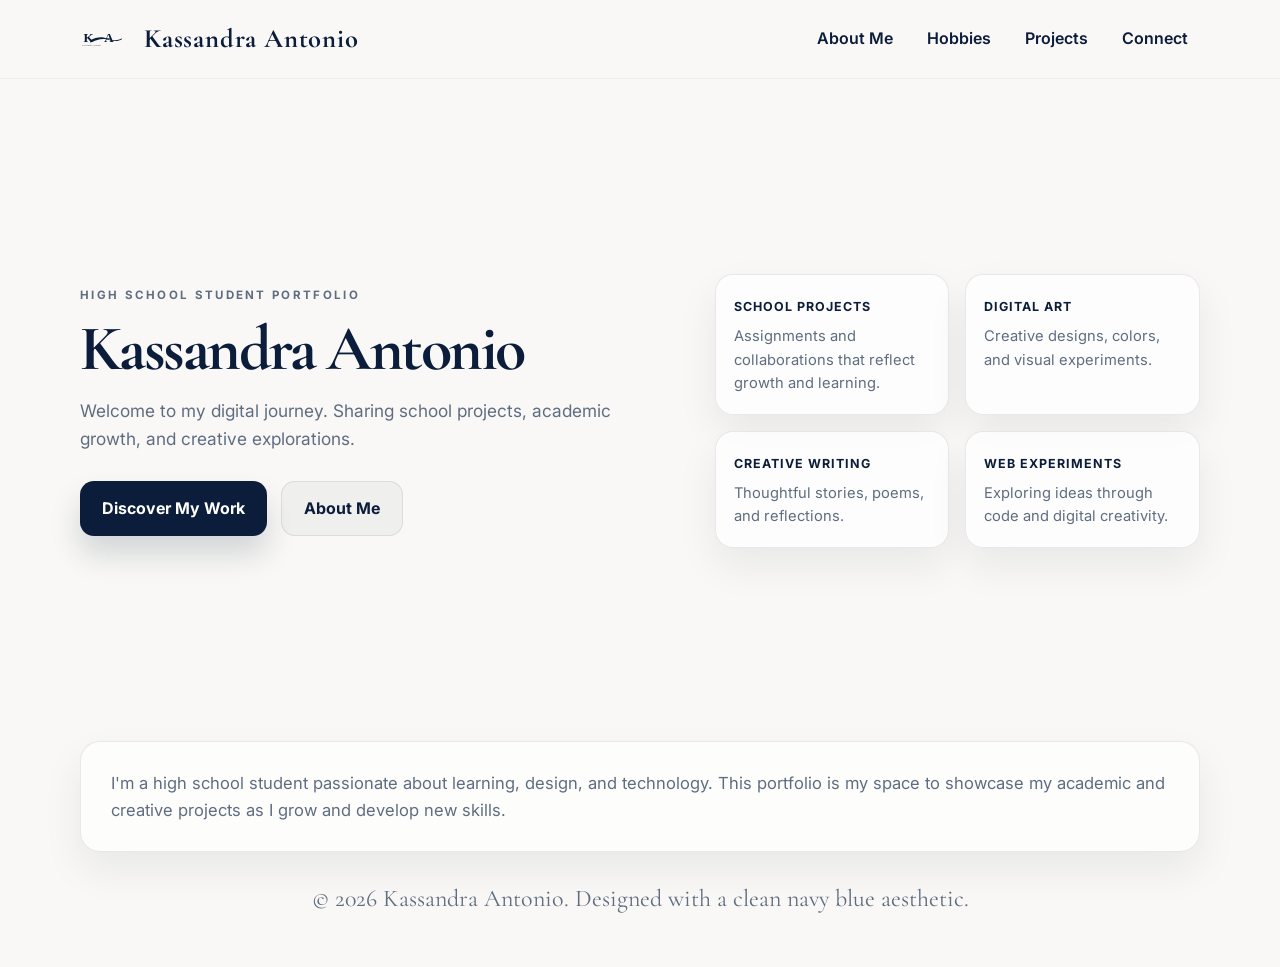
<file: index.html>
<!doctype html>
<html lang="en">
  <head>
    <meta charset="UTF-8" />
    <meta name="viewport" content="width=device-width, initial-scale=1.0" />
    <title>Kassandra Antonio | Portfolio</title>
    <meta name="description" content="Kassandra Antonio's student portfolio website." />
    <meta property="og:title" content="Kassandra Antonio | Portfolio" />
    <meta property="og:description" content="High school student portfolio showcasing schoolwork, hobbies, and creative projects." />
    <meta property="og:type" content="website" />
    <meta property="og:image" content="assets/logo.svg" />
    <meta name="twitter:card" content="summary_large_image" />
    <link rel="icon" type="image/svg+xml" href="assets/favicon.svg" />
    <link rel="preconnect" href="https://fonts.googleapis.com" />
    <link rel="preconnect" href="https://fonts.gstatic.com" crossorigin />
    <link href="https://fonts.googleapis.com/css2?family=Inter:wght@400;500;600;700;800&family=Cormorant+Garamond:wght@500;600;700&display=swap" rel="stylesheet" />
    <link rel="stylesheet" href="css/style.css" />
  </head>
  <body>
    <header class="site-header">
      <div class="container nav-wrap">
        <a class="brand" href="index.html" aria-label="Kassandra Antonio home">
          <img src="assets/logo.svg" alt="Kassandra Antonio logo" class="brand-logo" />
          <span class="brand-name">Kassandra Antonio</span>
        </a>

        <nav class="main-nav" aria-label="Main navigation">
          <a href="about.html">About Me</a>
          <a href="hobbies.html">Hobbies</a>
          <a href="projects.html">Projects</a>
          <a href="connect.html">Connect</a>
        </nav>

        <button class="nav-toggle" aria-label="Open menu" aria-expanded="false">
          <span></span>
          <span></span>
          <span></span>
        </button>
      </div>

      <div class="mobile-menu">
        <a href="about.html">About Me</a>
        <a href="hobbies.html">Hobbies</a>
        <a href="projects.html">Projects</a>
        <a href="connect.html">Connect</a>
      </div>
    </header>

    <main>
      <section class="hero container">
        <div class="hero-copy reveal">
          <p class="eyebrow">HIGH SCHOOL STUDENT PORTFOLIO</p>
          <h1>Kassandra Antonio</h1>
          <p class="lead">Welcome to my digital journey. Sharing school projects, academic growth, and creative explorations.</p>

          <div class="cta-row">
            <a class="btn btn-primary" href="projects.html">Discover My Work</a>
            <a class="btn btn-secondary" href="about.html">About Me</a>
          </div>
        </div>

        <div class="hero-cards reveal" aria-label="Portfolio preview cards">
          <article class="mini-card">
            <span class="mini-label">School Projects</span>
            <p>Assignments and collaborations that reflect growth and learning.</p>
          </article>
          <article class="mini-card">
            <span class="mini-label">Digital Art</span>
            <p>Creative designs, colors, and visual experiments.</p>
          </article>
          <article class="mini-card">
            <span class="mini-label">Creative Writing</span>
            <p>Thoughtful stories, poems, and reflections.</p>
          </article>
          <article class="mini-card">
            <span class="mini-label">Web Experiments</span>
            <p>Exploring ideas through code and digital creativity.</p>
          </article>
        </div>
      </section>

      <section class="container reveal">
        <div class="highlight-box">
          <p>
            I'm a high school student passionate about learning, design, and technology. This portfolio is my space to showcase my academic and creative projects as I grow and develop new skills.
          </p>
        </div>
      </section>
    </main>

    <footer class="site-footer">
      <div class="container">
        <p>© 2026 Kassandra Antonio. Designed with a clean navy blue aesthetic.</p>
      </div>
    </footer>

    <script src="js/script.js"></script>
  </body>
</html>
</file>
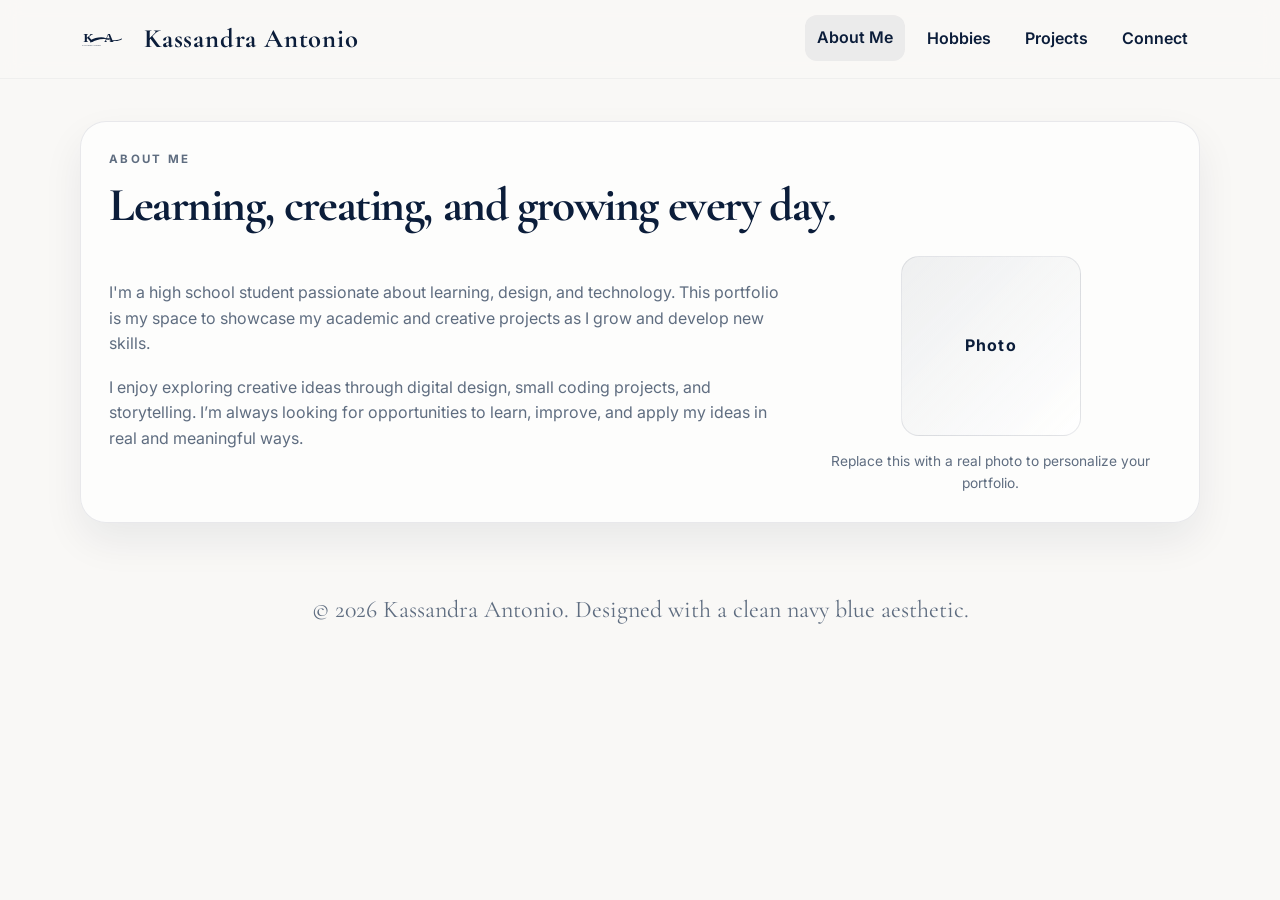
<file: about.html>
<!doctype html>
<html lang="en">
  <head>
    <meta charset="UTF-8" />
    <meta name="viewport" content="width=device-width, initial-scale=1.0" />
    <title>About Me | Kassandra Antonio</title>
    <meta name="description" content="Learn more about Kassandra Antonio and her creative journey." />
    <link rel="icon" type="image/svg+xml" href="assets/favicon.svg" />
    <link rel="preconnect" href="https://fonts.googleapis.com" />
    <link rel="preconnect" href="https://fonts.gstatic.com" crossorigin />
    <link href="https://fonts.googleapis.com/css2?family=Inter:wght@400;500;600;700;800&family=Cormorant+Garamond:wght@500;600;700&display=swap" rel="stylesheet" />
    <link rel="stylesheet" href="css/style.css" />
  </head>
  <body>
    <header class="site-header">
      <div class="container nav-wrap">
        <a class="brand" href="index.html" aria-label="Kassandra Antonio home">
          <img src="assets/logo.svg" alt="Kassandra Antonio logo" class="brand-logo" />
          <span class="brand-name">Kassandra Antonio</span>
        </a>

        <nav class="main-nav" aria-label="Main navigation">
          <a href="about.html" class="active">About Me</a>
          <a href="hobbies.html">Hobbies</a>
          <a href="projects.html">Projects</a>
          <a href="connect.html">Connect</a>
        </nav>

        <button class="nav-toggle" aria-label="Open menu" aria-expanded="false">
          <span></span>
          <span></span>
          <span></span>
        </button>
      </div>

      <div class="mobile-menu">
        <a href="about.html">About Me</a>
        <a href="hobbies.html">Hobbies</a>
        <a href="projects.html">Projects</a>
        <a href="connect.html">Connect</a>
      </div>
    </header>

    <main class="container page-shell">
      <section class="content-card reveal">
        <div class="section-header">
          <p class="eyebrow">About Me</p>
          <h2>Learning, creating, and growing every day.</h2>
        </div>

        <div class="about-grid">
          <div class="about-copy">
            <p>
              I'm a high school student passionate about learning, design, and technology. This portfolio is my space to showcase my academic and creative projects as I grow and develop new skills.
            </p>
            <p>
              I enjoy exploring creative ideas through digital design, small coding projects, and storytelling. I’m always looking for opportunities to learn, improve, and apply my ideas in real and meaningful ways.
            </p>
          </div>

          <div class="profile-box">
            <div class="portrait-placeholder">Photo</div>
            <p>Replace this with a real photo to personalize your portfolio.</p>
          </div>
        </div>
      </section>
    </main>

    <footer class="site-footer">
      <div class="container">
        <p>© 2026 Kassandra Antonio. Designed with a clean navy blue aesthetic.</p>
      </div>
    </footer>

    <script src="js/script.js"></script>
  </body>
</html>
</file>
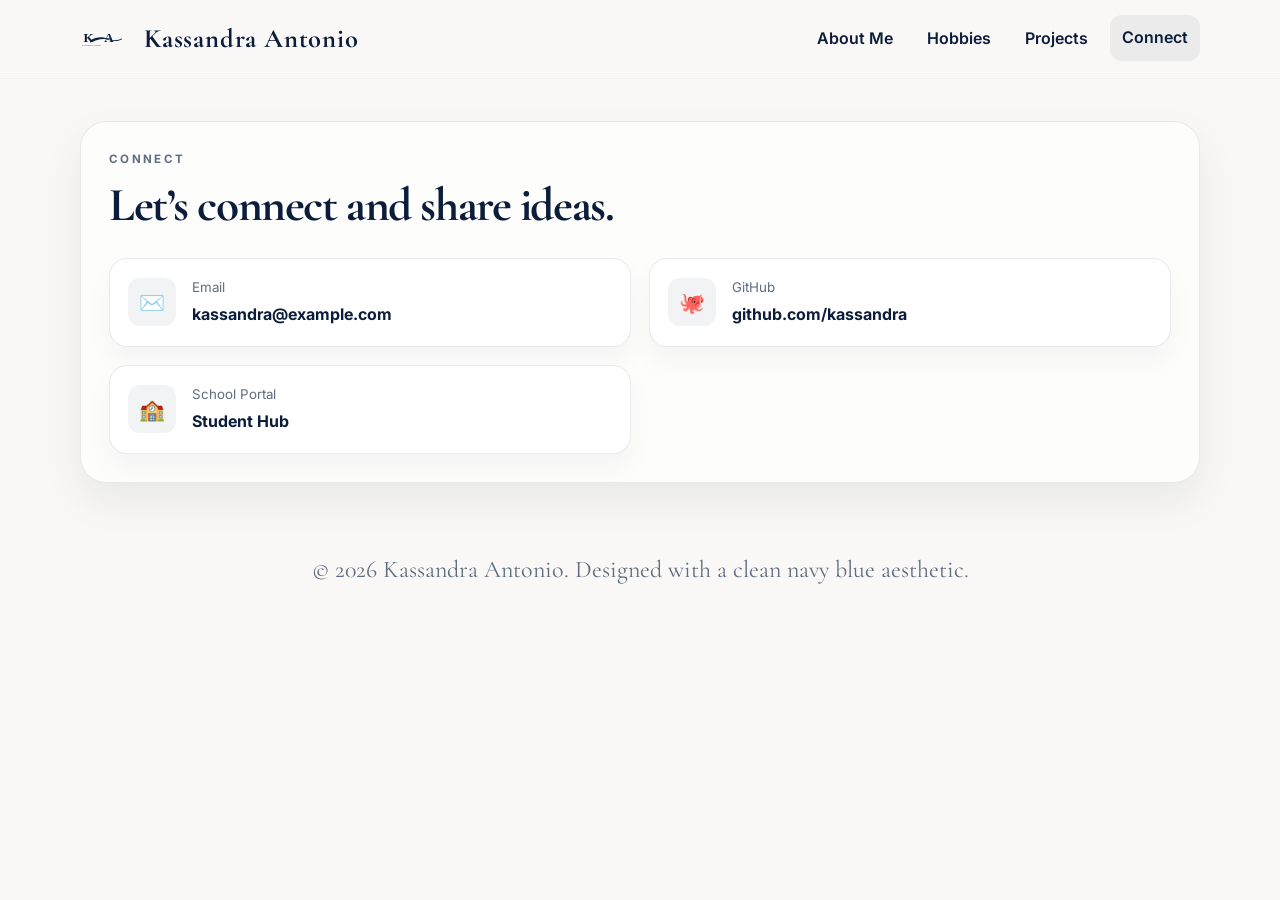
<file: connect.html>
<!doctype html>
<html lang="en">
  <head>
    <meta charset="UTF-8" />
    <meta name="viewport" content="width=device-width, initial-scale=1.0" />
    <title>Connect | Kassandra Antonio</title>
    <meta name="description" content="Connect with Kassandra Antonio." />
    <link rel="icon" type="image/svg+xml" href="assets/favicon.svg" />
    <link rel="preconnect" href="https://fonts.googleapis.com" />
    <link rel="preconnect" href="https://fonts.gstatic.com" crossorigin />
    <link href="https://fonts.googleapis.com/css2?family=Inter:wght@400;500;600;700;800&family=Cormorant+Garamond:wght@500;600;700&display=swap" rel="stylesheet" />
    <link rel="stylesheet" href="css/style.css" />
  </head>
  <body>
    <header class="site-header">
      <div class="container nav-wrap">
        <a class="brand" href="index.html" aria-label="Kassandra Antonio home">
          <img src="assets/logo.svg" alt="Kassandra Antonio logo" class="brand-logo" />
          <span class="brand-name">Kassandra Antonio</span>
        </a>

        <nav class="main-nav" aria-label="Main navigation">
          <a href="about.html">About Me</a>
          <a href="hobbies.html">Hobbies</a>
          <a href="projects.html">Projects</a>
          <a href="connect.html" class="active">Connect</a>
        </nav>

        <button class="nav-toggle" aria-label="Open menu" aria-expanded="false">
          <span></span>
          <span></span>
          <span></span>
        </button>
      </div>

      <div class="mobile-menu">
        <a href="about.html">About Me</a>
        <a href="hobbies.html">Hobbies</a>
        <a href="projects.html">Projects</a>
        <a href="connect.html">Connect</a>
      </div>
    </header>

    <main class="container page-shell">
      <section class="content-card reveal">
        <div class="section-header">
          <p class="eyebrow">Connect</p>
          <h2>Let’s connect and share ideas.</h2>
        </div>

        <div class="connect-grid">
          <a class="connect-card" href="mailto:kassandra@example.com" target="_blank" rel="noopener">
            <span class="connect-icon">✉️</span>
            <div>
              <small>Email</small>
              <strong>kassandra@example.com</strong>
            </div>
          </a>

          <a class="connect-card" href="https://github.com/" target="_blank" rel="noopener">
            <span class="connect-icon">🐙</span>
            <div>
              <small>GitHub</small>
              <strong>github.com/kassandra</strong>
            </div>
          </a>

          <a class="connect-card" href="#" target="_blank" rel="noopener">
            <span class="connect-icon">🏫</span>
            <div>
              <small>School Portal</small>
              <strong>Student Hub</strong>
            </div>
          </a>
        </div>
      </section>
    </main>

    <footer class="site-footer">
      <div class="container">
        <p>© 2026 Kassandra Antonio. Designed with a clean navy blue aesthetic.</p>
      </div>
    </footer>

    <script src="js/script.js"></script>
  </body>
</html>
</file>
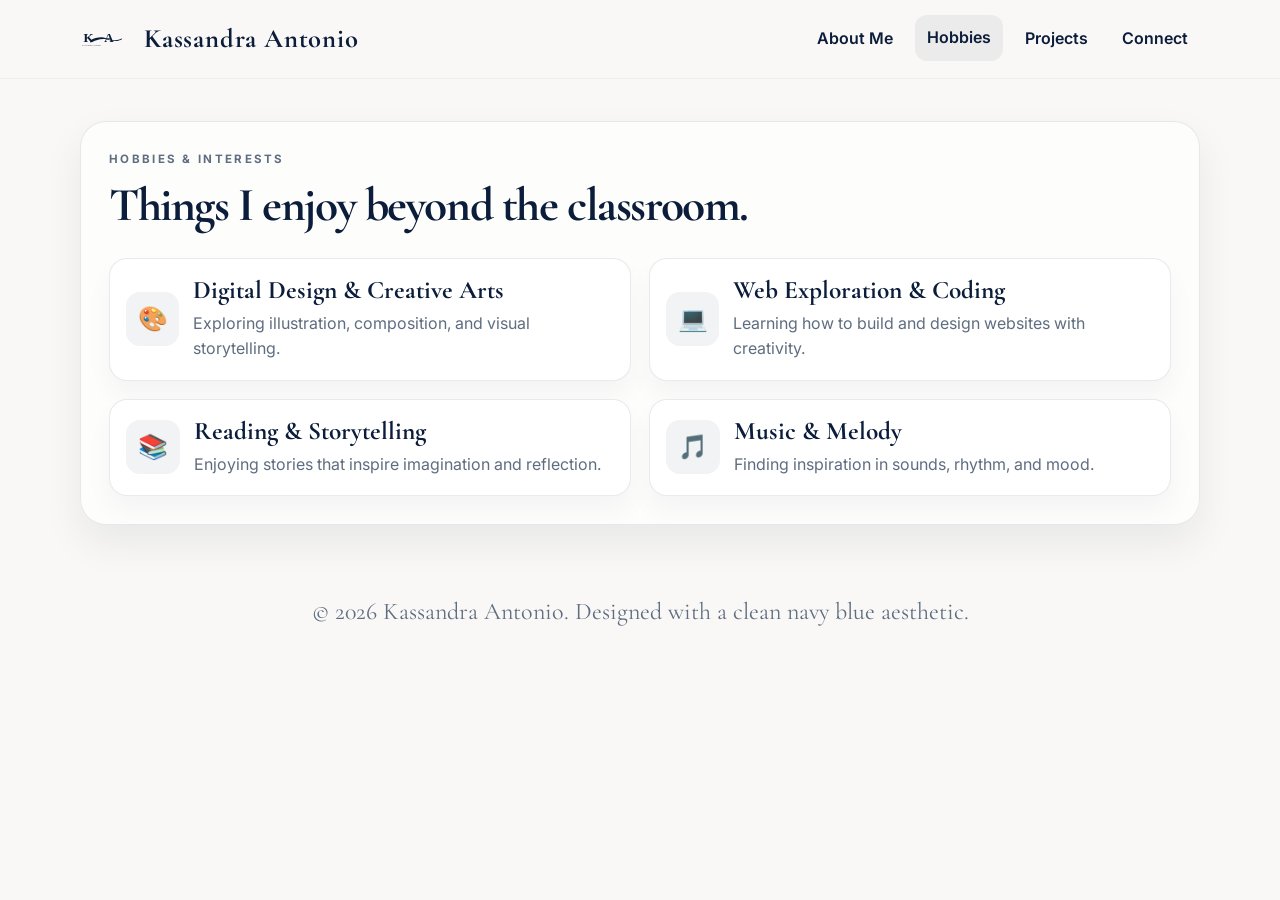
<file: hobbies.html>
<!doctype html>
<html lang="en">
  <head>
    <meta charset="UTF-8" />
    <meta name="viewport" content="width=device-width, initial-scale=1.0" />
    <title>Hobbies | Kassandra Antonio</title>
    <meta name="description" content="Kassandra Antonio's hobbies and interests." />
    <link rel="icon" type="image/svg+xml" href="assets/favicon.svg" />
    <link rel="preconnect" href="https://fonts.googleapis.com" />
    <link rel="preconnect" href="https://fonts.gstatic.com" crossorigin />
    <link href="https://fonts.googleapis.com/css2?family=Inter:wght@400;500;600;700;800&family=Cormorant+Garamond:wght@500;600;700&display=swap" rel="stylesheet" />
    <link rel="stylesheet" href="css/style.css" />
  </head>
  <body>
    <header class="site-header">
      <div class="container nav-wrap">
        <a class="brand" href="index.html" aria-label="Kassandra Antonio home">
          <img src="assets/logo.svg" alt="Kassandra Antonio logo" class="brand-logo" />
          <span class="brand-name">Kassandra Antonio</span>
        </a>

        <nav class="main-nav" aria-label="Main navigation">
          <a href="about.html">About Me</a>
          <a href="hobbies.html" class="active">Hobbies</a>
          <a href="projects.html">Projects</a>
          <a href="connect.html">Connect</a>
        </nav>

        <button class="nav-toggle" aria-label="Open menu" aria-expanded="false">
          <span></span>
          <span></span>
          <span></span>
        </button>
      </div>

      <div class="mobile-menu">
        <a href="about.html">About Me</a>
        <a href="hobbies.html">Hobbies</a>
        <a href="projects.html">Projects</a>
        <a href="connect.html">Connect</a>
      </div>
    </header>

    <main class="container page-shell">
      <section class="content-card reveal">
        <div class="section-header">
          <p class="eyebrow">Hobbies & Interests</p>
          <h2>Things I enjoy beyond the classroom.</h2>
        </div>

        <div class="hobby-grid">
          <article class="info-card">
            <div class="info-icon">🎨</div>
            <div>
              <h3>Digital Design & Creative Arts</h3>
              <p>Exploring illustration, composition, and visual storytelling.</p>
            </div>
          </article>

          <article class="info-card">
            <div class="info-icon">💻</div>
            <div>
              <h3>Web Exploration & Coding</h3>
              <p>Learning how to build and design websites with creativity.</p>
            </div>
          </article>

          <article class="info-card">
            <div class="info-icon">📚</div>
            <div>
              <h3>Reading & Storytelling</h3>
              <p>Enjoying stories that inspire imagination and reflection.</p>
            </div>
          </article>

          <article class="info-card">
            <div class="info-icon">🎵</div>
            <div>
              <h3>Music & Melody</h3>
              <p>Finding inspiration in sounds, rhythm, and mood.</p>
            </div>
          </article>
        </div>
      </section>
    </main>

    <footer class="site-footer">
      <div class="container">
        <p>© 2026 Kassandra Antonio. Designed with a clean navy blue aesthetic.</p>
      </div>
    </footer>

    <script src="js/script.js"></script>
  </body>
</html>
</file>
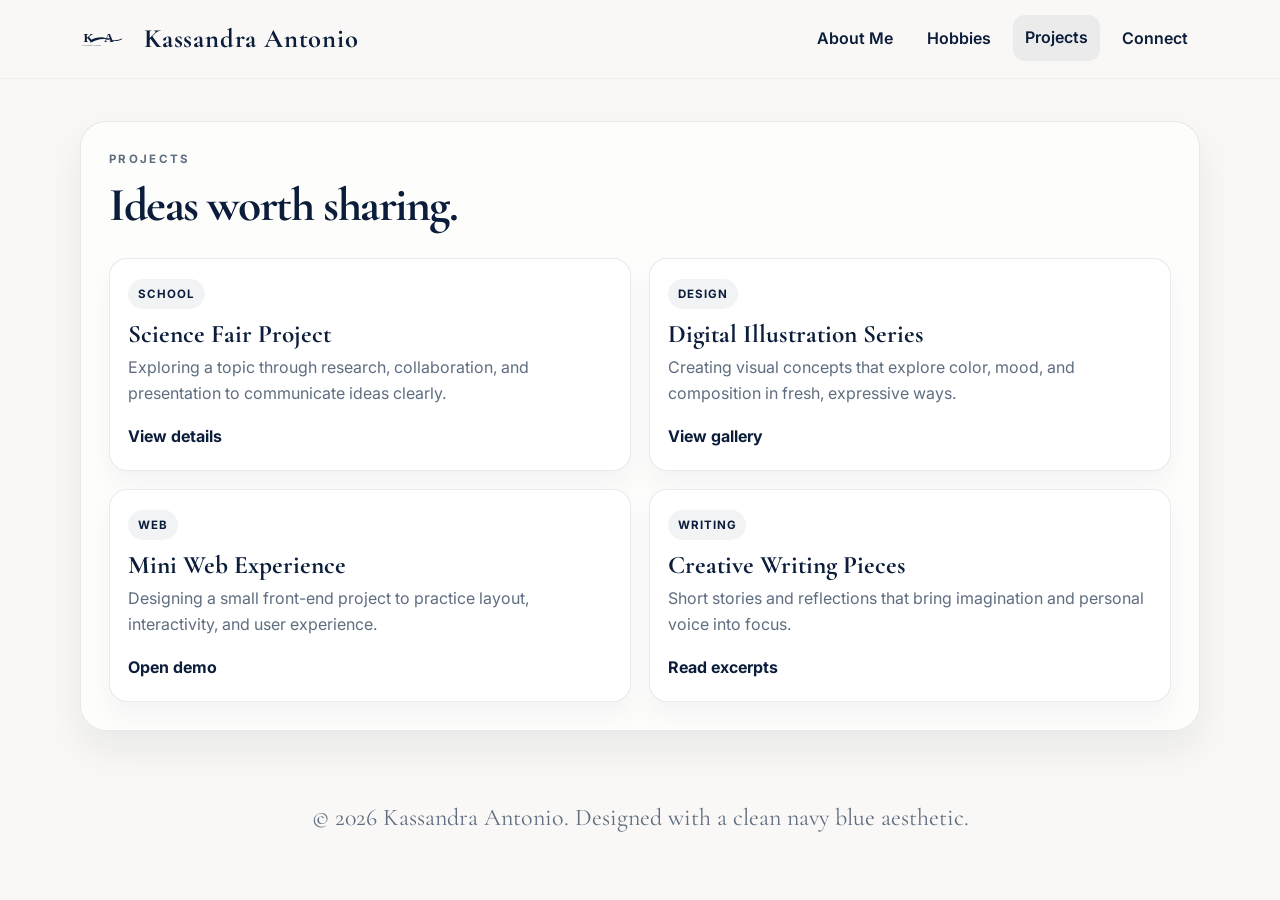
<file: projects.html>
<!doctype html>
<html lang="en">
  <head>
    <meta charset="UTF-8" />
    <meta name="viewport" content="width=device-width, initial-scale=1.0" />
    <title>Projects | Kassandra Antonio</title>
    <meta name="description" content="Projects and creative experiments by Kassandra Antonio." />
    <link rel="icon" type="image/svg+xml" href="assets/favicon.svg" />
    <link rel="preconnect" href="https://fonts.googleapis.com" />
    <link rel="preconnect" href="https://fonts.gstatic.com" crossorigin />
    <link href="https://fonts.googleapis.com/css2?family=Inter:wght@400;500;600;700;800&family=Cormorant+Garamond:wght@500;600;700&display=swap" rel="stylesheet" />
    <link rel="stylesheet" href="css/style.css" />
  </head>
  <body>
    <header class="site-header">
      <div class="container nav-wrap">
        <a class="brand" href="index.html" aria-label="Kassandra Antonio home">
          <img src="assets/logo.svg" alt="Kassandra Antonio logo" class="brand-logo" />
          <span class="brand-name">Kassandra Antonio</span>
        </a>

        <nav class="main-nav" aria-label="Main navigation">
          <a href="about.html">About Me</a>
          <a href="hobbies.html">Hobbies</a>
          <a href="projects.html" class="active">Projects</a>
          <a href="connect.html">Connect</a>
        </nav>

        <button class="nav-toggle" aria-label="Open menu" aria-expanded="false">
          <span></span>
          <span></span>
          <span></span>
        </button>
      </div>

      <div class="mobile-menu">
        <a href="about.html">About Me</a>
        <a href="hobbies.html">Hobbies</a>
        <a href="projects.html">Projects</a>
        <a href="connect.html">Connect</a>
      </div>
    </header>

    <main class="container page-shell">
      <section class="content-card reveal">
        <div class="section-header">
          <p class="eyebrow">Projects</p>
          <h2>Ideas worth sharing.</h2>
        </div>

        <div class="project-grid">
          <article class="project-card">
            <div class="project-tag">School</div>
            <h3>Science Fair Project</h3>
            <p>Exploring a topic through research, collaboration, and presentation to communicate ideas clearly.</p>
            <a href="#" class="text-link">View details</a>
          </article>

          <article class="project-card">
            <div class="project-tag">Design</div>
            <h3>Digital Illustration Series</h3>
            <p>Creating visual concepts that explore color, mood, and composition in fresh, expressive ways.</p>
            <a href="#" class="text-link">View gallery</a>
          </article>

          <article class="project-card">
            <div class="project-tag">Web</div>
            <h3>Mini Web Experience</h3>
            <p>Designing a small front-end project to practice layout, interactivity, and user experience.</p>
            <a href="#" class="text-link">Open demo</a>
          </article>

          <article class="project-card">
            <div class="project-tag">Writing</div>
            <h3>Creative Writing Pieces</h3>
            <p>Short stories and reflections that bring imagination and personal voice into focus.</p>
            <a href="#" class="text-link">Read excerpts</a>
          </article>
        </div>
      </section>
    </main>

    <footer class="site-footer">
      <div class="container">
        <p>© 2026 Kassandra Antonio. Designed with a clean navy blue aesthetic.</p>
      </div>
    </footer>

    <script src="js/script.js"></script>
  </body>
</html>
</file>
<file: css/style.css>
/* ===== Theme ===== */
:root {
  --bg: #f9f8f6;
  --panel: rgba(255, 255, 255, 0.82);
  --card: #ffffff;
  --ink: #0b1d3a;
  --muted: #5f6d80;
  --line: rgba(11, 29, 58, 0.09);
  --shadow: 0 18px 40px rgba(11, 29, 58, 0.07);
  --radius: 20px;
  --container: 1120px;
}

* {
  box-sizing: border-box;
}

html {
  scroll-behavior: smooth;
}

body {
  margin: 0;
  background: var(--bg);
  color: var(--ink);
  font-family: "Inter", sans-serif;
  line-height: 1.6;
}

img {
  display: block;
  max-width: 100%;
}

a {
  color: inherit;
  text-decoration: none;
}

button {
  font: inherit;
}

.container {
  width: min(var(--container), calc(100% - 32px));
  margin: 0 auto;
}

.site-header {
  position: sticky;
  top: 0;
  z-index: 20;
  background: rgba(249, 248, 246, 0.84);
  backdrop-filter: blur(10px);
  border-bottom: 1px solid rgba(11, 29, 58, 0.04);
}

.nav-wrap {
  display: flex;
  align-items: center;
  justify-content: space-between;
  gap: 20px;
  min-height: 78px;
}

.brand {
  display: inline-flex;
  align-items: center;
  gap: 12px;
}

.brand-logo {
  width: 52px;
  height: 52px;
  object-fit: contain;
}

.brand-name {
  font-family: "Cormorant Garamond", serif;
  font-size: clamp(1.4rem, 1.1rem + 0.7vw, 2rem);
  font-weight: 700;
  letter-spacing: 0.03em;
}

.main-nav {
  display: flex;
  align-items: center;
  gap: 10px;
  flex-wrap: wrap;
}

.main-nav a {
  padding: 10px 12px;
  border-radius: 12px;
  color: var(--ink);
  font-weight: 600;
  transition: background 0.2s ease, transform 0.2s ease;
}

.main-nav a:hover,
.main-nav a.active {
  background: rgba(11, 29, 58, 0.06);
  transform: translateY(-1px);
}

.nav-toggle {
  display: none;
  background: transparent;
  border: 0;
  width: 44px;
  height: 44px;
  padding: 0;
  cursor: pointer;
}

.nav-toggle span {
  display: block;
  width: 24px;
  height: 2px;
  margin: 5px auto;
  background: var(--ink);
  border-radius: 999px;
}

.mobile-menu {
  display: none;
  flex-direction: column;
  gap: 8px;
  padding: 0 16px 18px;
  background: rgba(249, 248, 246, 0.96);
}

.mobile-menu a {
  padding: 10px 12px;
  border-radius: 10px;
  color: var(--ink);
  font-weight: 600;
}

.hero {
  display: grid;
  grid-template-columns: 1.1fr 0.9fr;
  align-items: center;
  gap: 42px;
  padding-top: 64px;
  padding-bottom: 48px;
  min-height: 72vh;
}

.eyebrow {
  margin: 0 0 14px;
  font-size: 0.72rem;
  letter-spacing: 0.2em;
  text-transform: uppercase;
  color: var(--muted);
  font-weight: 700;
}

.hero h1,
.section-header h2,
.site-footer p,
.content-card h2,
.project-card h3,
.info-card h3 {
  font-family: "Cormorant Garamond", serif;
}

.hero h1 {
  margin: 0;
  font-size: clamp(3rem, 1.6rem + 3vw, 6rem);
  line-height: 0.96;
  letter-spacing: -0.04em;
}

.lead {
  max-width: 620px;
  margin: 18px 0 0;
  color: var(--muted);
  font-size: 1.08rem;
}

.cta-row {
  display: flex;
  flex-wrap: wrap;
  gap: 14px;
  margin-top: 28px;
}

.btn {
  display: inline-flex;
  align-items: center;
  justify-content: center;
  padding: 14px 22px;
  border-radius: 14px;
  font-weight: 700;
  transition: transform 0.2s ease, box-shadow 0.2s ease;
}

.btn:hover {
  transform: translateY(-2px);
}

.btn-primary {
  background: var(--ink);
  color: white;
  box-shadow: 0 18px 30px rgba(11, 29, 58, 0.16);
}

.btn-secondary {
  background: rgba(11, 29, 58, 0.04);
  border: 1px solid var(--line);
  color: var(--ink);
}

.hero-cards {
  display: grid;
  grid-template-columns: repeat(2, minmax(0, 1fr));
  gap: 16px;
}

.mini-card {
  background: rgba(255, 255, 255, 0.72);
  border: 1px solid var(--line);
  border-radius: 18px;
  padding: 18px;
  box-shadow: var(--shadow);
  transition: transform 0.2s ease, box-shadow 0.2s ease;
}

.mini-card:hover {
  transform: translateY(-6px);
  box-shadow: 0 24px 40px rgba(11, 29, 58, 0.08);
}

.mini-label {
  display: inline-block;
  font-size: 0.78rem;
  font-weight: 700;
  text-transform: uppercase;
  letter-spacing: 0.08em;
  margin-bottom: 8px;
  color: var(--ink);
}

.mini-card p {
  margin: 0;
  color: var(--muted);
  font-size: 0.92rem;
}

.highlight-box {
  margin-top: 14px;
  background: rgba(255, 255, 255, 0.7);
  border: 1px solid var(--line);
  border-radius: var(--radius);
  box-shadow: var(--shadow);
  padding: 28px 30px;
}

.highlight-box p {
  margin: 0;
  color: var(--muted);
  font-size: 1.04rem;
}

.page-shell {
  padding-top: 42px;
  padding-bottom: 40px;
}

.content-card {
  background: rgba(255, 255, 255, 0.7);
  border: 1px solid var(--line);
  border-radius: 26px;
  box-shadow: var(--shadow);
  padding: 28px;
}

.section-header h2 {
  margin: 0;
  font-size: clamp(2.2rem, 1.2rem + 2.2vw, 3.2rem);
  letter-spacing: -0.03em;
  line-height: 1;
}

.about-grid {
  display: grid;
  grid-template-columns: 1.5fr 0.8fr;
  gap: 26px;
  margin-top: 26px;
  align-items: center;
}

.about-copy p {
  margin: 0 0 18px;
  color: var(--muted);
  font-size: 1rem;
}

.profile-box {
  display: grid;
  place-items: center;
  gap: 14px;
}

.profile-box p {
  margin: 0;
  color: var(--muted);
  font-size: 0.86rem;
  text-align: center;
}

.portrait-placeholder {
  width: 180px;
  height: 180px;
  display: grid;
  place-items: center;
  border-radius: 18px;
  background: linear-gradient(135deg, rgba(11, 29, 58, 0.06), rgba(255, 255, 255, 0.8));
  border: 1px solid var(--line);
  font-weight: 700;
  letter-spacing: 0.08em;
  color: var(--ink);
}

.hobby-grid,
.project-grid,
.connect-grid {
  display: grid;
  grid-template-columns: repeat(2, minmax(0, 1fr));
  gap: 18px;
  margin-top: 28px;
}

.info-card,
.project-card,
.connect-card {
  background: var(--card);
  border: 1px solid var(--line);
  border-radius: 18px;
  box-shadow: 0 14px 26px rgba(11, 29, 58, 0.04);
}

.info-card {
  display: flex;
  align-items: center;
  gap: 14px;
  padding: 18px 16px;
}

.info-icon {
  width: 54px;
  height: 54px;
  display: grid;
  place-items: center;
  border-radius: 14px;
  background: rgba(11, 29, 58, 0.05);
  font-size: 1.5rem;
}

.info-card h3,
.project-card h3 {
  margin: 0 0 6px;
  font-size: clamp(1.5rem, 1.1rem + 0.6vw, 2rem);
  line-height: 1.1;
}

.info-card p,
.project-card p {
  margin: 0;
  color: var(--muted);
}

.project-card {
  padding: 20px 18px;
}

.project-tag {
  display: inline-block;
  margin-bottom: 12px;
  background: rgba(11, 29, 58, 0.05);
  color: var(--ink);
  border-radius: 999px;
  padding: 6px 10px;
  font-size: 0.72rem;
  font-weight: 700;
  letter-spacing: 0.08em;
  text-transform: uppercase;
}

.text-link {
  display: inline-block;
  margin-top: 18px;
  color: var(--ink);
  font-weight: 700;
}

.connect-card {
  display: flex;
  align-items: center;
  gap: 16px;
  padding: 18px;
  transition: transform 0.2s ease, box-shadow 0.2s ease;
}

.connect-card:hover {
  transform: translateY(-4px);
  box-shadow: 0 18px 30px rgba(11, 29, 58, 0.06);
}

.connect-icon {
  width: 48px;
  height: 48px;
  display: grid;
  place-items: center;
  border-radius: 12px;
  background: rgba(11, 29, 58, 0.05);
  font-size: 1.3rem;
}

.connect-card small {
  display: block;
  color: var(--muted);
  margin-bottom: 4px;
}

.connect-card strong {
  font-size: 1rem;
}

.site-footer {
  padding: 28px 0 48px;
  text-align: center;
  color: var(--muted);
}

.site-footer p {
  margin: 0;
  font-size: clamp(1.25rem, 1.1rem + 0.5vw, 1.8rem);
}

.reveal {
  opacity: 0;
  transform: translateY(16px);
  animation: reveal 0.8s ease forwards;
}

@keyframes reveal {
  to {
    opacity: 1;
    transform: translateY(0);
  }
}

@media (max-width: 820px) {
  .hero {
    grid-template-columns: 1fr;
    gap: 26px;
    padding-top: 38px;
  }

  .about-grid,
  .hobby-grid,
  .project-grid,
  .connect-grid {
    grid-template-columns: 1fr;
  }
}

@media (max-width: 700px) {
  .main-nav {
    display: none;
  }

  .nav-toggle {
    display: block;
  }

  .mobile-menu.open {
    display: flex;
  }

  .brand-name {
    display: none;
  }

  .content-card {
    padding: 18px;
  }
}

@media (max-width: 480px) {
  .hero-cards {
    grid-template-columns: 1fr;
  }

  .cta-row {
    flex-direction: column;
    align-items: stretch;
  }

  .btn {
    width: 100%;
  }
}
</file>
